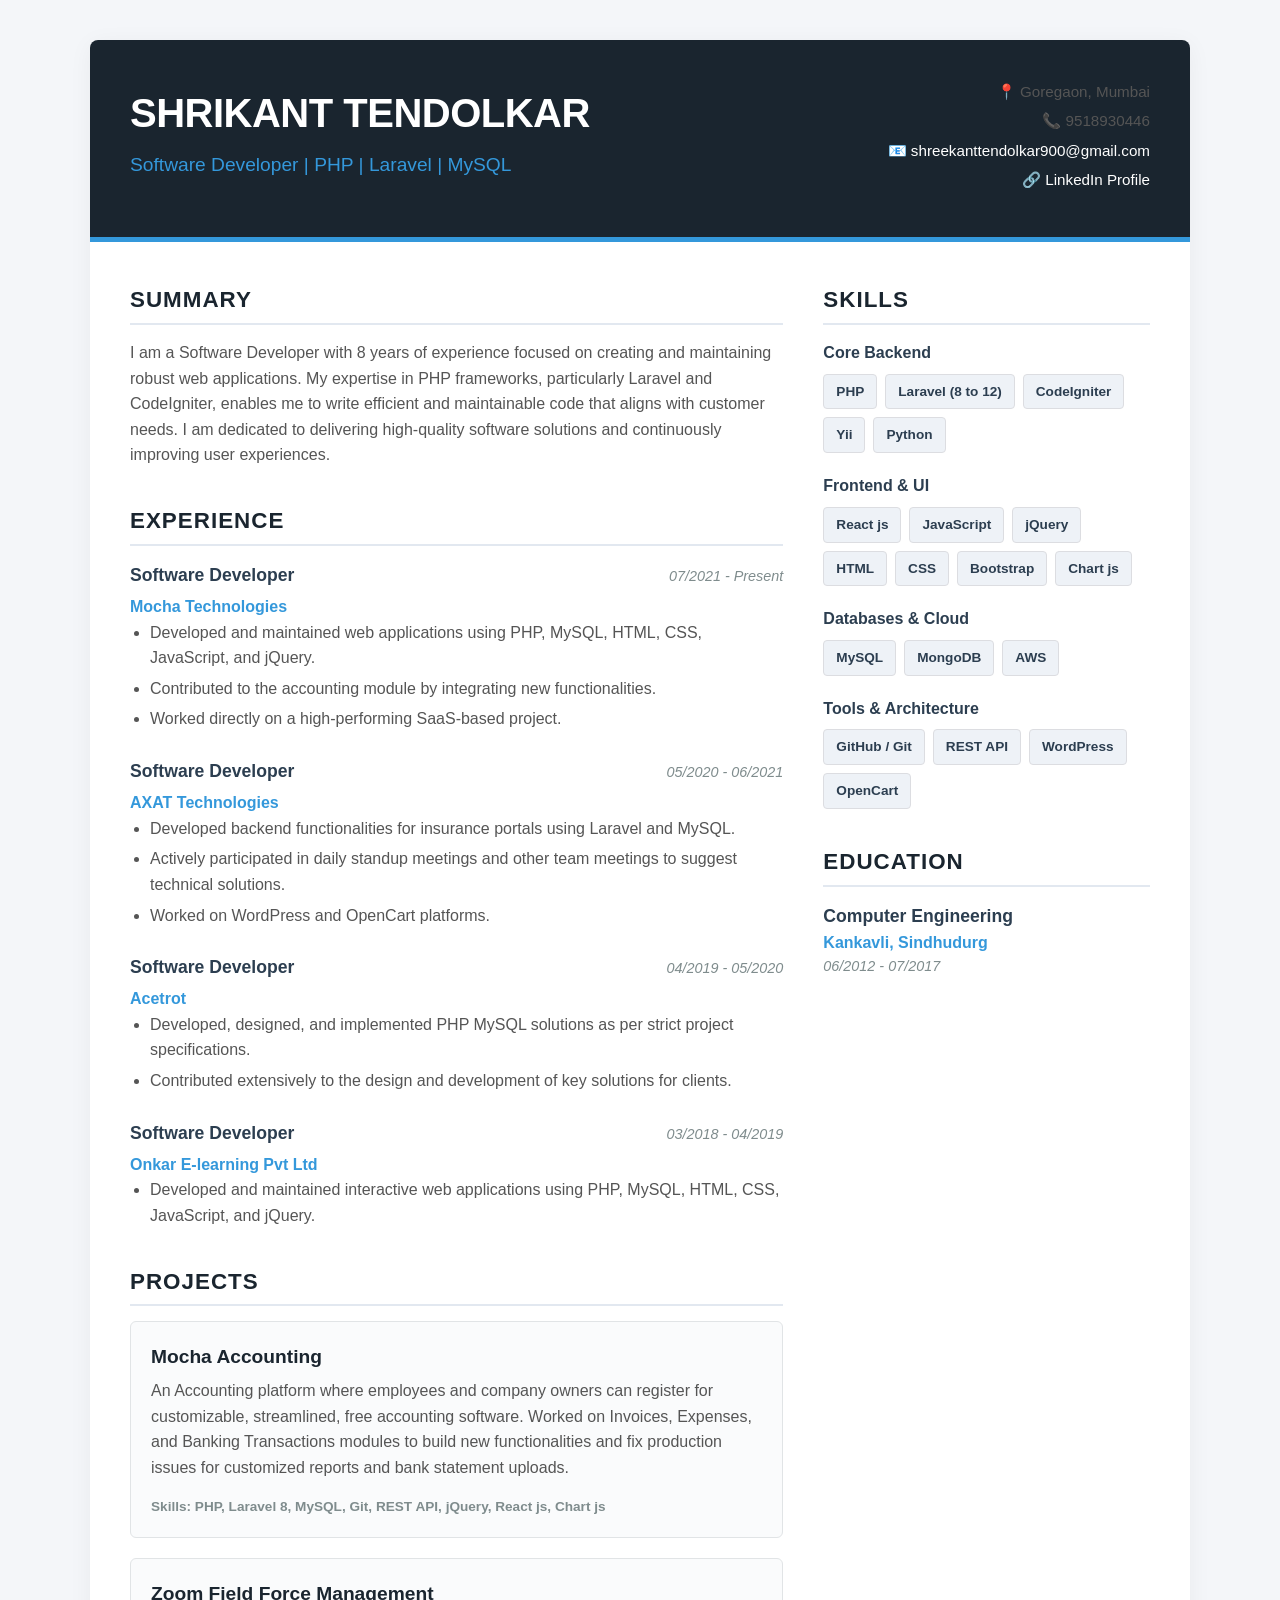
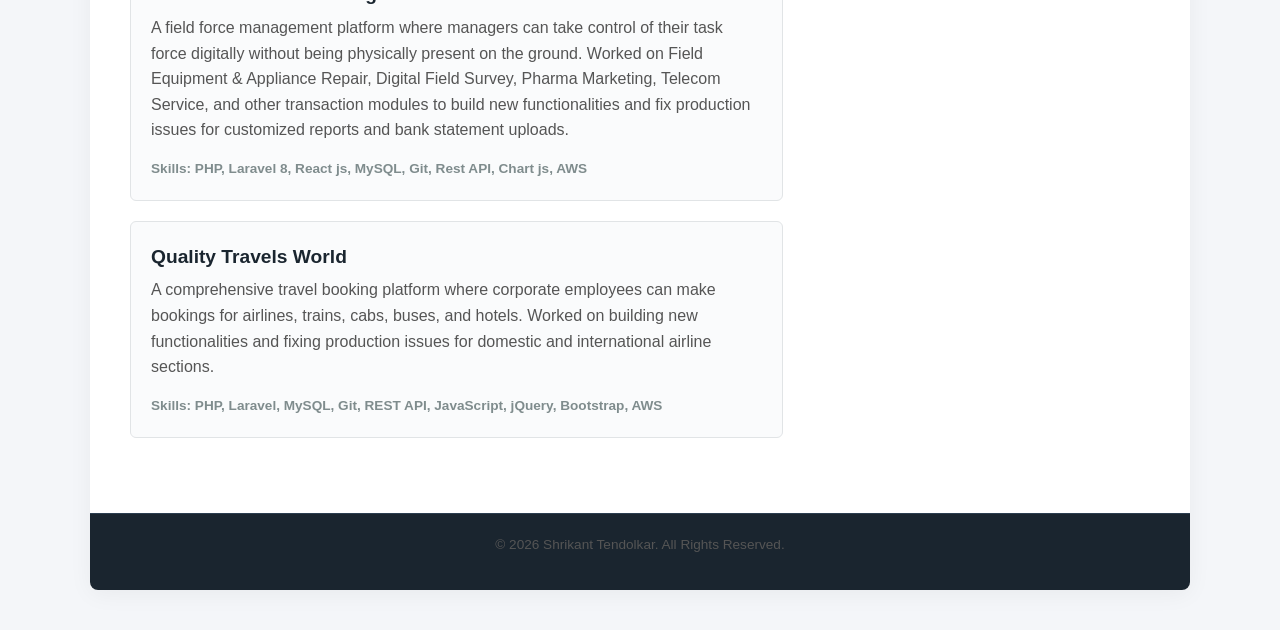
<file: index.html>
<!DOCTYPE html>
<html lang="en">
<head>
    <meta charset="UTF-8">
    <meta name="viewport" content="width=device-width, initial-scale=1.0">
    <title>Shrikant Tendolkar | Portfolio</title>
    <link rel="stylesheet" href="index.css">
</head>
<body>

<div class="container">
    
    <!-- HEADER -->
    <header>
        <div class="header-title">
            <h1>Shrikant Tendolkar</h1>
            <p>Software Developer | PHP | Laravel | MySQL</p>
        </div>
        <div class="header-contact">
            <p>📍 Goregaon, Mumbai</p>
            <p>📞 9518930446</p>
            <p>📧 <a href="mailto:shreekanttendolkar900@gmail.com">shreekanttendolkar900@gmail.com</a></p>
            <p>🔗 <a href="https://www.linkedin.com/in/shrikant-tendolkar-87837b2a5/" target="_blank">LinkedIn Profile</a></p>
        </div>
    </header>

    <!-- MAIN BODY CONTENT -->
    <div class="content">
        
        <!-- LEFT COLUMN: Summary, Experience, Projects -->
        <main>
            <section id="summary">
                <h2>Summary</h2>
                <p>
                    I am a Software Developer with 8 years of experience focused on creating and maintaining robust web applications. My expertise in PHP frameworks, particularly Laravel and CodeIgniter, enables me to write efficient and maintainable code that aligns with customer needs. I am dedicated to delivering high-quality software solutions and continuously improving user experiences.
                </p>
            </section>

            <section id="experience">
                <h2>Experience</h2>
                
                <div class="timeline-item">
                    <div class="timeline-header">
                        <span class="role">Software Developer</span>
                        <span class="duration">07/2021 - Present</span>
                    </div>
                    <div class="company">Mocha Technologies</div>
                    <ul>
                        <li>Developed and maintained web applications using PHP, MySQL, HTML, CSS, JavaScript, and jQuery.</li>
                        <li>Contributed to the accounting module by integrating new functionalities.</li>
                        <li>Worked directly on a high-performing SaaS-based project.</li>
                    </ul>
                </div>

                <div class="timeline-item">
                    <div class="timeline-header">
                        <span class="role">Software Developer</span>
                        <span class="duration">05/2020 - 06/2021</span>
                    </div>
                    <div class="company">AXAT Technologies</div>
                    <ul>
                        <li>Developed backend functionalities for insurance portals using Laravel and MySQL.</li>
                        <li>Actively participated in daily standup meetings and other team meetings to suggest technical solutions.</li>
                        <li>Worked on WordPress and OpenCart platforms.</li>
                    </ul>
                </div>

                <div class="timeline-item">
                    <div class="timeline-header">
                        <span class="role">Software Developer</span>
                        <span class="duration">04/2019 - 05/2020</span>
                    </div>
                    <div class="company">Acetrot</div>
                    <ul>
                        <li>Developed, designed, and implemented PHP MySQL solutions as per strict project specifications.</li>
                        <li>Contributed extensively to the design and development of key solutions for clients.</li>
                    </ul>
                </div>

                <div class="timeline-item">
                    <div class="timeline-header">
                        <span class="role">Software Developer</span>
                        <span class="duration">03/2018 - 04/2019</span>
                    </div>
                    <div class="company">Onkar E-learning Pvt Ltd</div>
                    <ul>
                        <li>Developed and maintained interactive web applications using PHP, MySQL, HTML, CSS, JavaScript, and jQuery.</li>
                    </ul>
                </div>
            </section>

            <section id="projects">
                <h2>Projects</h2>
                
                <div class="project-card">
                    <h3>Mocha Accounting</h3>
                    <p>An Accounting platform where employees and company owners can register for customizable, streamlined, free accounting software. Worked on Invoices, Expenses, and Banking Transactions modules to build new functionalities and fix production issues for customized reports and bank statement uploads.</p>
                    <div class="project-tech">Skills: PHP, Laravel 8, MySQL, Git, REST API, jQuery, React js, Chart js</div>
                </div>

                <div class="project-card">
                    <h3>Zoom Field Force Management</h3>
                    <p>A field force management platform where managers can take control of their task force digitally without being physically present on the ground. Worked on Field Equipment & Appliance Repair, Digital Field Survey, Pharma Marketing, Telecom Service, and other transaction modules to build new functionalities and fix production issues for customized reports and bank statement uploads.</p>
                    <div class="project-tech">Skills: PHP, Laravel 8, React js, MySQL, Git, Rest API, Chart js, AWS</div>
                </div>

                <div class="project-card">
                    <h3>Quality Travels World</h3>
                    <p>A comprehensive travel booking platform where corporate employees can make bookings for airlines, trains, cabs, buses, and hotels. Worked on building new functionalities and fixing production issues for domestic and international airline sections.</p>
                    <div class="project-tech">Skills: PHP, Laravel, MySQL, Git, REST API, JavaScript, jQuery, Bootstrap, AWS</div>
                </div>
            </section>
        </main>

        <!-- RIGHT COLUMN: Skills & Education -->
        <aside>
            <section id="skills">
                <h2>Skills</h2>
                
                <div class="skills-group">
                    <h3>Core Backend</h3>
                    <div class="skills-container">
                        <span class="skill-badge">PHP</span>
                        <span class="skill-badge">Laravel (8 to 12)</span>
                        <span class="skill-badge">CodeIgniter</span>
                        <span class="skill-badge">Yii</span>
                        <span class="skill-badge">Python</span>
                    </div>
                </div>

                <div class="skills-group">
                    <h3>Frontend & UI</h3>
                    <div class="skills-container">
                        <span class="skill-badge">React js</span>
                        <span class="skill-badge">JavaScript</span>
                        <span class="skill-badge">jQuery</span>
                        <span class="skill-badge">HTML</span>
                        <span class="skill-badge">CSS</span>
                        <span class="skill-badge">Bootstrap</span>
                        <span class="skill-badge">Chart js</span>
                    </div>
                </div>

                <div class="skills-group">
                    <h3>Databases & Cloud</h3>
                    <div class="skills-container">
                        <span class="skill-badge">MySQL</span>
                        <span class="skill-badge">MongoDB</span>
                        <span class="skill-badge">AWS</span>
                    </div>
                </div>

                <div class="skills-group">
                    <h3>Tools & Architecture</h3>
                    <div class="skills-container">
                        <span class="skill-badge">GitHub / Git</span>
                        <span class="skill-badge">REST API</span>
                        <span class="skill-badge">WordPress</span>
                        <span class="skill-badge">OpenCart</span>
                    </div>
                </div>
            </section>

            <section id="education">
                <h2>Education</h2>
                <div class="timeline-item">
                    <div class="role">Computer Engineering</div>
                    <div class="institution">Kankavli, Sindhudurg</div>
                    <div class="duration">06/2012 - 07/2017</div>
                </div>
            </section>
        </aside>

    </div>

    <!-- FOOTER -->
    <footer>
        <p color="white">&copy; 2026 Shrikant Tendolkar. All Rights Reserved.</p>
    </footer>

</div>

</body>
</html>
</file>
<file: index.css>
/* --- Reset & Base Styles --- */
        * {
            margin: 0;
            padding: 0;
            box-sizing: border-box;
            font-family: 'Segoe UI', Tahoma, Geneva, Verdana, sans-serif;
        }

        body {
            background-color: #f4f6f9;
            color: #333;
            line-height: 1.6;
            padding: 40px 20px;
        }

        .container {
            max-width: 1100px;
            margin: 0 auto;
            background: #ffffff;
            box-shadow: 0 4px 23px rgba(0, 0, 0, 0.05);
            border-radius: 8px;
            overflow: hidden;
        }

        /* --- Header Section --- */
        header {
            background: #1a252f;
            color: #ffffff;
            padding: 40px;
            display: flex;
            justify-content: space-between;
            align-items: center;
            flex-wrap: wrap;
            gap: 20px;
            border-bottom: 5px solid #3498db;
        }

        .header-title h1 {
            font-size: 2.5rem;
            font-weight: 700;
            letter-spacing: -0.5px;
            margin-bottom: 5px;
            text-transform: uppercase;
        }

        .header-title p {
            color: #3498db;
            font-size: 1.2rem;
            font-weight: 500;
        }

        .header-contact {
            text-align: right;
        }

        .header-contact p {
            margin-bottom: 5px;
            font-size: 0.95rem;
        }

        .header-contact a {
            color: #ffffff;
            text-decoration: none;
            transition: color 0.2s;
        }

        .header-contact a:hover {
            color: #3498db;
        }

        /* --- Main Content Layout --- */
        .content {
            padding: 40px;
            display: grid;
            grid-template-columns: 2fr 1fr;
            gap: 40px;
        }

        @media (max-width: 768px) {
            .content {
                grid-template-columns: 1fr;
            }
            header, .header-contact {
                text-align: left;
            }
        }

        /* --- Section Styling --- */
        section {
            margin-bottom: 35px;
        }

        h2 {
            font-size: 1.4rem;
            color: #1a252f;
            text-transform: uppercase;
            letter-spacing: 1px;
            margin-bottom: 15px;
            border-bottom: 2px solid #e2e8f0;
            padding-bottom: 5px;
        }

        p {
            margin-bottom: 15px;
            color: #555;
        }

        /* --- Experience & Education Timeline --- */
        .timeline-item {
            margin-bottom: 25px;
        }

        .timeline-header {
            display: flex;
            justify-content: space-between;
            align-items: baseline;
            flex-wrap: wrap;
            margin-bottom: 5px;
        }

        .role {
            font-weight: 700;
            color: #2c3e50;
            font-size: 1.1rem;
        }

        .company, .institution {
            font-weight: 600;
            color: #3498db;
        }

        .duration {
            font-size: 0.9rem;
            color: #7f8c8d;
            font-style: italic;
        }

        .timeline-item ul {
            padding-left: 20px;
            color: #555;
        }

        .timeline-item li {
            margin-bottom: 5px;
        }

        /* --- Skills & Badges --- */
        .skills-group {
            margin-bottom: 20px;
        }

        .skills-group h3 {
            font-size: 1rem;
            color: #2c3e50;
            margin-bottom: 8px;
        }

        .skills-container {
            display: flex;
            flex-wrap: wrap;
            gap: 8px;
        }

        .skill-badge {
            background: #eef2f7;
            color: #2c3e50;
            padding: 6px 12px;
            border-radius: 4px;
            font-size: 0.85rem;
            font-weight: 600;
            border: 1px solid #dcdde1;
        }

        /* --- Projects --- */
        .project-card {
            background: #fafbfc;
            border: 1px solid #e1e4e6;
            border-radius: 6px;
            padding: 20px;
            margin-bottom: 20px;
        }

        .project-card h3 {
            color: #1a252f;
            margin-bottom: 5px;
            font-size: 1.2rem;
        }

        .project-tech {
            margin-top: 10px;
            font-size: 0.85rem;
            color: #7f8c8d;
            font-weight: 600;
        }

        /* --- Footer --- */
        footer {
            background: #1a252f;
            color: #7f8c8d;
            text-align: center;
            padding: 20px;
            font-size: 0.85rem;
            border-top: 1px solid #2c3e50;
        }
</file>
